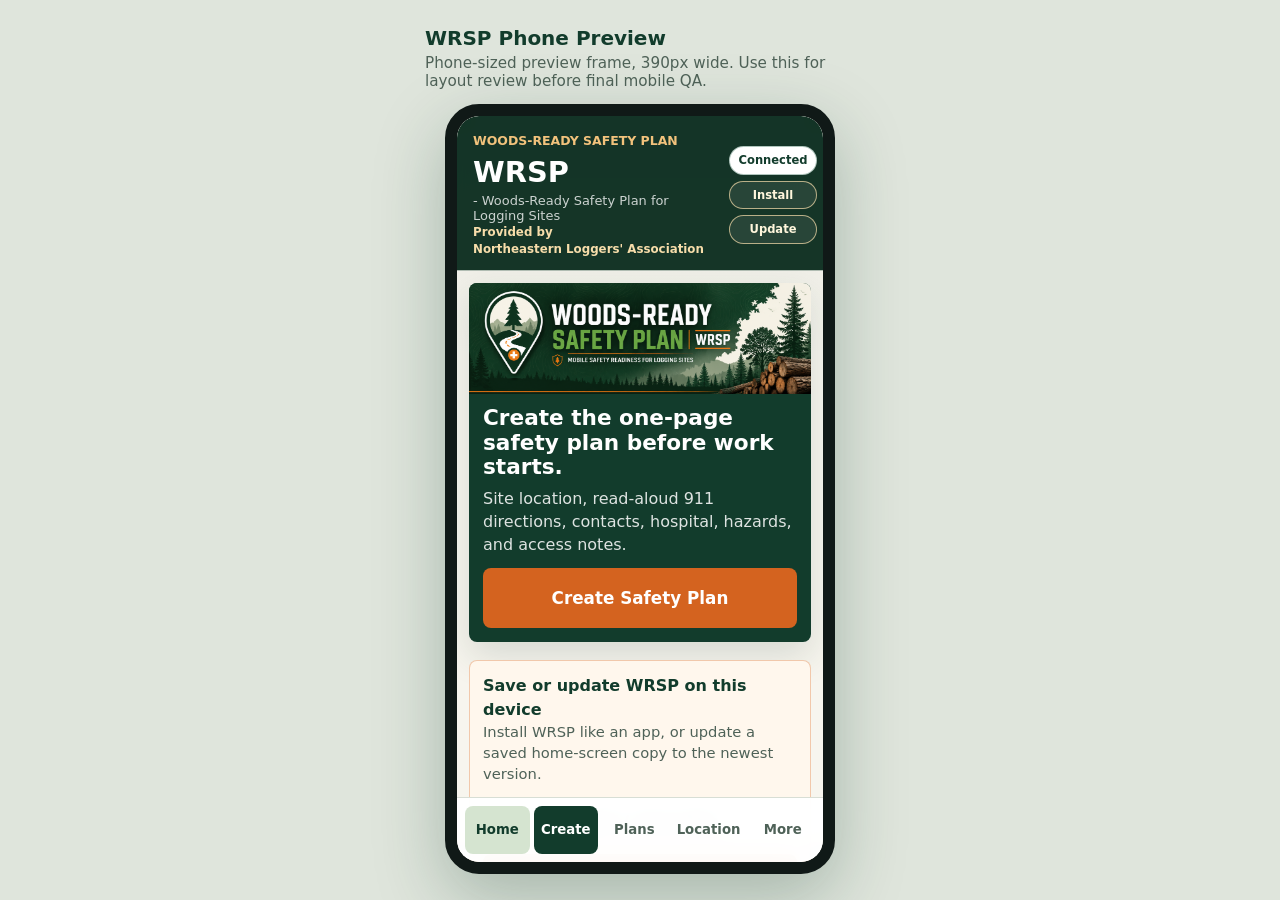
<file: phone-preview.html>
<!doctype html>
<html lang="en">
  <head>
    <meta charset="utf-8">
    <meta name="viewport" content="width=device-width, initial-scale=1">
    <title>WRSP Phone Preview</title>
    <style>
      :root {
        --forest: #123c2c;
        --paper: #f7f5ee;
        --line: #d8ded5;
        --ink: #1d2520;
      }

      * {
        box-sizing: border-box;
      }

      body {
        margin: 0;
        min-height: 100vh;
        display: grid;
        place-items: center;
        padding: 24px;
        background: #dfe5dc;
        color: var(--ink);
        font-family: ui-sans-serif, system-ui, -apple-system, BlinkMacSystemFont, "Segoe UI", sans-serif;
      }

      .preview-wrap {
        display: grid;
        gap: 14px;
        justify-items: center;
      }

      .preview-title {
        width: min(100%, 430px);
      }

      .preview-title h1 {
        margin: 0 0 4px;
        color: var(--forest);
        font-size: 1.25rem;
      }

      .preview-title p {
        margin: 0;
        color: #4f6258;
        font-size: 0.95rem;
      }

      .phone {
        width: min(390px, calc(100vw - 32px));
        height: min(844px, calc(100vh - 130px));
        min-height: 620px;
        border: 12px solid #101917;
        border-radius: 34px;
        background: #101917;
        box-shadow: 0 24px 70px rgba(18, 60, 44, 0.28);
        overflow: hidden;
      }

      .speaker {
        position: absolute;
        width: 82px;
        height: 5px;
        border-radius: 999px;
        background: #283733;
      }

      iframe {
        display: block;
        width: 100%;
        height: 100%;
        border: 0;
        border-radius: 22px;
        background: var(--paper);
      }
    </style>
  </head>
  <body>
    <main class="preview-wrap">
      <div class="preview-title">
        <h1>WRSP Phone Preview</h1>
        <p>Phone-sized preview frame, 390px wide. Use this for layout review before final mobile QA.</p>
      </div>
      <div class="phone">
        <iframe src="index.html" title="WRSP app phone preview"></iframe>
      </div>
    </main>
  </body>
</html>
</file>
